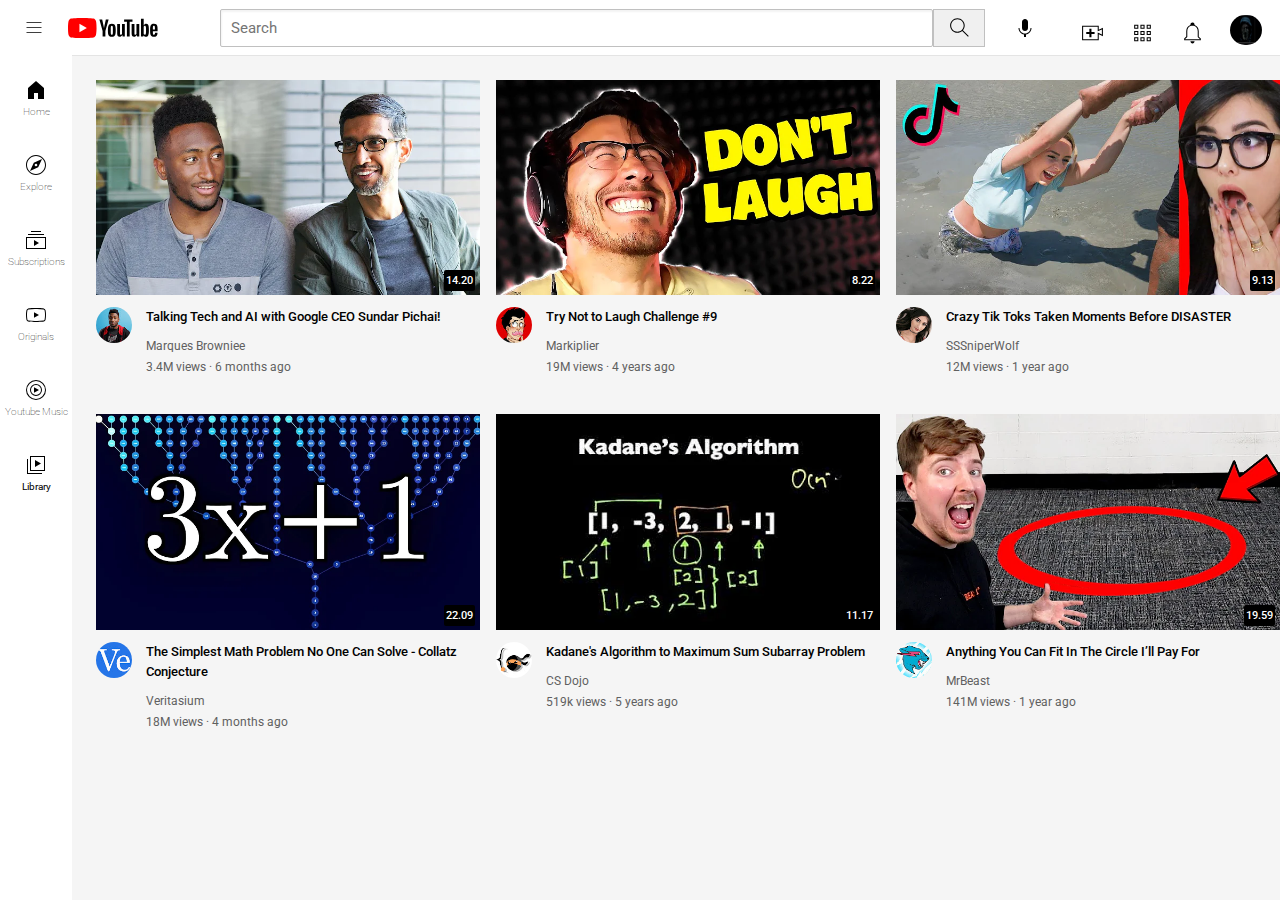
<file: index.html>
<!DOCTYPE html>
<html>
    <head>
<title>Youtube clone</title>
<link rel="preconnect" href="https://fonts.googleapis.com">
<link rel="preconnect" href="https://fonts.gstatic.com" crossorigin>
<link href="https://fonts.googleapis.com/css2?family=Roboto:wght@400;500;700&display=swap" rel="stylesheet">
   <link rel="stylesheet" href="styles youtube/general.css" >
   <link rel="stylesheet" href="styles youtube/video.css" >
   <link rel="stylesheet" href="styles youtube/sidebar.css" >
   <link rel="stylesheet" href="styles youtube/header.css" >
</head>
    <body>
        <div class="header"> 
           
   
            <div class="left-section">
                <img class="hamburger-logo" src="menu/hamburger-menu.svg">
                <img class="youtube-logo"src="menu/youtube-logo.svg">
            </div>
             <div class="middle-section">
                <input class="search-bar"type="text" placeholder="Search">
                <button class="search-button">
                    <img class="search-icon"src="menu/search.svg">
                    <div class="tooltip">Search</div>
                </button>
                <button class="voice-button" >
                    <img class="voice-icon"src="menu/voice-search-icon.svg">
                    <div class="tooltip">Search withyour voice</div>

                </button>
             </div>
            <div class="right-section">
                <div class="upload-icon-container">
                    <img class=
                    "upload-icon" src="menu/upload.svg">
                    <div class="tooltip">Create</div>

                </div>
                <div class="youtubeapps-icon-container">                <img class="youtubeapps-icon" src="menu/youtube-apps.svg">
<div class="tooltip">Youtube apps</div>                </div>
<div class="notifications-icon-container">
    <img class="notifications-icon" src="menu/notifications.svg">
<div class="tooltip">Notifications</div>
</div>

                <img class="mychannel-icon" src="menu/ser.jpg">
            </div> 
        </div>
    <div class="video-grid">
        <div class="video-preview">
            <div class="thumbnail-row">  
                <div class="videotime">14.20</div> 
                <a href="https://www.youtube.com/watch?v=n2RNcPRtAiY"> 
             <img class="thumbnail" src="thumbnail/thumbnail-1.webp" >
            </a>         

                
            </div>
            <div class="video-info-grid">
                <div class="channel-pic">
                    <img class="profile-pic"src="channel-pictures/channel-1.jpeg">
            </div>
                <div class="video-info">
                    <p class="video-title">Talking  Tech and AI with Google CEO Sundar Pichai!</p>
                    <p class="video-author">Marques Browniee</p>
                    <p class="video-stats">3.4M views &#183 6 months ago</p>
                </div>
            </div>
        </div>
        <div class="sidebarr">
            <div class="sidebar-link">
                <img src="iconsleft/home.svg">
                <div>Home</div>
            </div>
            <div class="sidebar-link">                <img src="iconsleft/explore.svg">
                <div>Explore</div>
            </div>
            <div class="sidebar-link">                <img src="iconsleft/subscriptions.svg">
                <div>Subscriptions</div>
            </div>
            <div class="sidebar-link">                <img src="iconsleft/originals.svg">
                <div>Originals</div>
            </div>
            <div class="sidebar-link">                <img src="iconsleft/youtube-music.svg">
                <div>Youtube Music</div>
            </div>
            <div class="sidebar-link" style="font-family: Roboto,Arial;font-size: 10px;">                <img src="iconsleft/library.svg">
Library            </div>
        </div>
        <div class="video-preview">
            <div class="thumbnail-row">  
                <div class="videotime">8.22</div>   
                <a href="https://www.youtube.com/watch?v=mP0RAo9SKZk">        <img class="thumbnail" src="thumbnail/thumbnail-2.webp"></a>  
        
            </div>
            <div class="video-info-grid">
                <div class="channel-pic">
                    <img class="profile-pic"src="channel-pictures/channel-2.jpeg">
                </div>
                <div class="video-info">
                    <p class="video-title">Try Not to Laugh Challenge #9</p>
                    <p class="video-author">Markiplier</p>
                    <p class="video-stats">19M views &#183 4 years ago</p>
                </div>
            </div>
        </div>
        <div class="video-preview">
            <div class="thumbnail-row"> 
                <div class="videotime">9.13</div>     
                <a href="https://www.youtube.com/watch?v=FgjPQQeTh1w">                <img class="thumbnail" src="thumbnail/thumbnail-3.webp">
                </a>
    
            </div>
            <div class="video-info-grid">
                <div class="channel-pic">
                    <img class="profile-pic"src="channel-pictures/channel-3.jpeg">
                </div>
                <div class="video-info">
                    <p class="video-title">Crazy Tik Toks Taken Moments Before DISASTER</p>
                    <p class="video-author">SSSniperWolf</p>
                    <p class="video-stats">12M views &#183 1 year ago</p>
                </div>
                
            </div>
        </div>
           
        <div class="video-preview">
            <div class="thumbnail-row">      
                <div class="videotime">22.09</div>
                <a href="https://www.youtube.com/watch?v=094y1Z2wpJg">                <img class="thumbnail" src="thumbnail/thumbnail-4.webp">
                </a>
    
            </div>
            <div class="video-info-grid">
                <div class="channel-pic">
                    
                    <img class="profile-pic"src="channel-pictures/channel-4.jpeg">
                </div>
                <div class="video-info">
                    <p class="video-title">
                        The Simplest Math Problem No One Can Solve - Collatz Conjecture</p>
                    <p class="video-author">Veritasium</p>
                    <p class="video-stats">18M views &#183 4 months ago</p>
                </div>
                
            </div>
        </div>
        <div class="video-preview">
            <div class="thumbnail-row">        
                <div class="videotime">11.17</div>     
<a href="https://www.youtube.com/watch?v=86CQq3pKSUw">                <img class="thumbnail" src="thumbnail/thumbnail-5.webp">
</a>
    
            </div>
            <div class="video-info-grid">
                <div class="channel-pic">
                    <img class="profile-pic"src="channel-pictures/channel-5.jpeg">
                </div>
                <div class="video-info">
                    <p class="video-title">
                        Kadane's Algorithm to Maximum Sum Subarray Problem</p>
                    <p class="video-author">CS Dojo</p>
                    <p class="video-stats">519k views &#183 5 years ago</p>
                </div>
                
            </div>
        </div>
        <div class="video-preview">
            <div class="thumbnail-row">   
                <div class="videotime">19.59</div>     
     <a href="https://www.youtube.com/watch?v=yXWw0_UfSFg">                <img class="thumbnail" src="thumbnail/thumbnail-6.webp">
     </a>
            </div>
            <div class="video-info-grid">
                <div class="channel-pic">
                    <img class="profile-pic"src="channel-pictures/channel-6.jpeg">
                </div>
                <div class="video-info">
                    <p class="video-title">
                        Anything You Can Fit In The Circle I’ll Pay For</p>
                    <p class="video-author">MrBeast</p>
                    <p class="video-stats">141M views &#183 1 year ago</p>
                </div>
                
            </div>
        </div>
    </div>
</body>
    
</html>
</file>
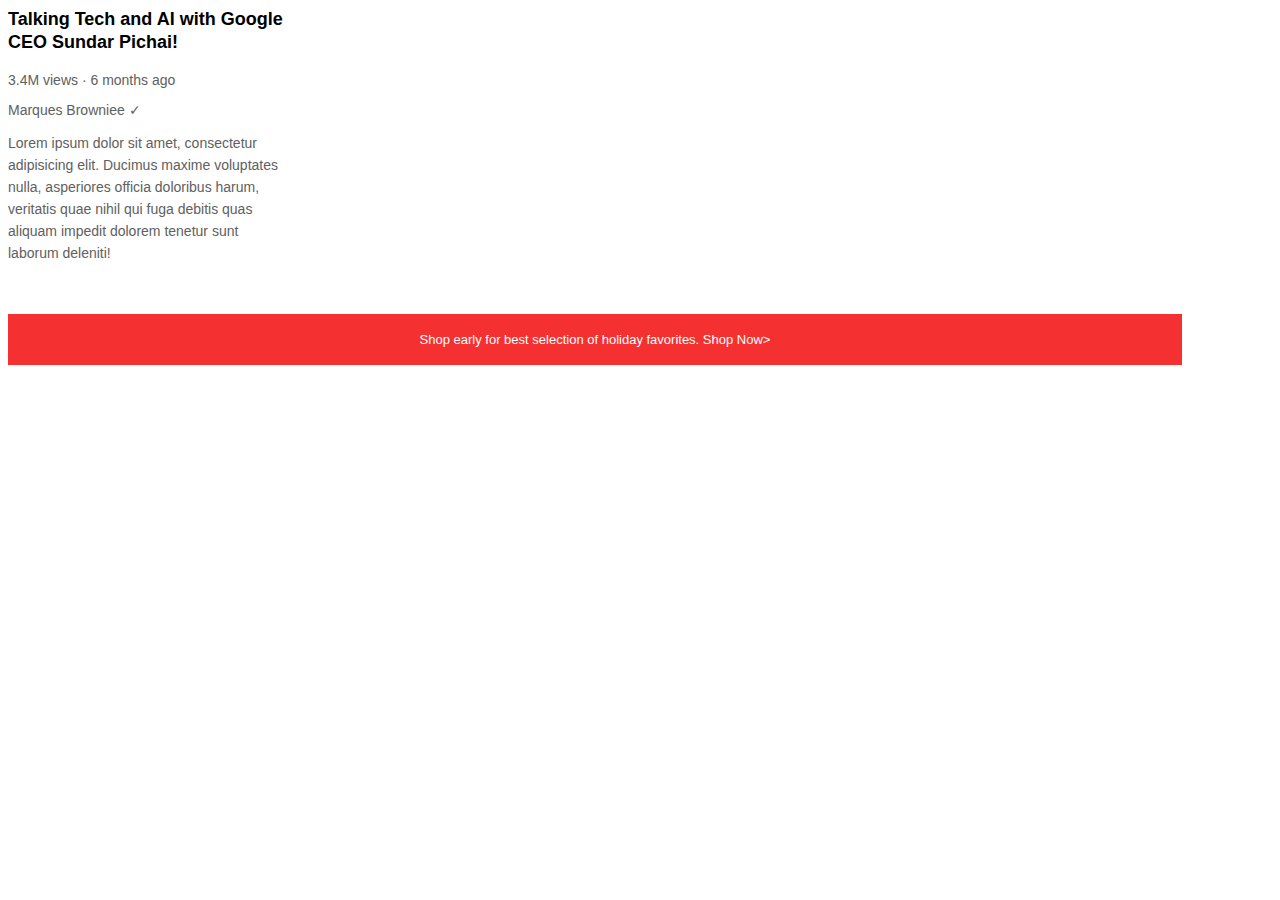
<file: 5-textstyles.html>
<!DOCTYPE html>
<html> 
    <head> 
        <title>TEXT PRACTICE</title>
        <link rel="stylesheet" href="5-textstyles.css">
</head>
    <body>
        
<p class="video-title">Talking  Tech and AI with Google CEO Sundar Pichai!</p>
<p class="video-stats">3.4M views &#183 6 months ago</p>
 <p class="video-author">Marques Browniee &#10003</p>
 <p class="video-content">Lorem ipsum dolor sit amet, consectetur adipisicing elit. Ducimus maxime voluptates nulla, asperiores officia doloribus harum, veritatis quae nihil qui fuga debitis quas aliquam impedit dolorem tenetur sunt laborum deleniti!</p>
 <p class="apple-text">Shop early for best selection of holiday favorites. <span class="span-text">Shop Now></span></p>

    </body>
</html>
</file>
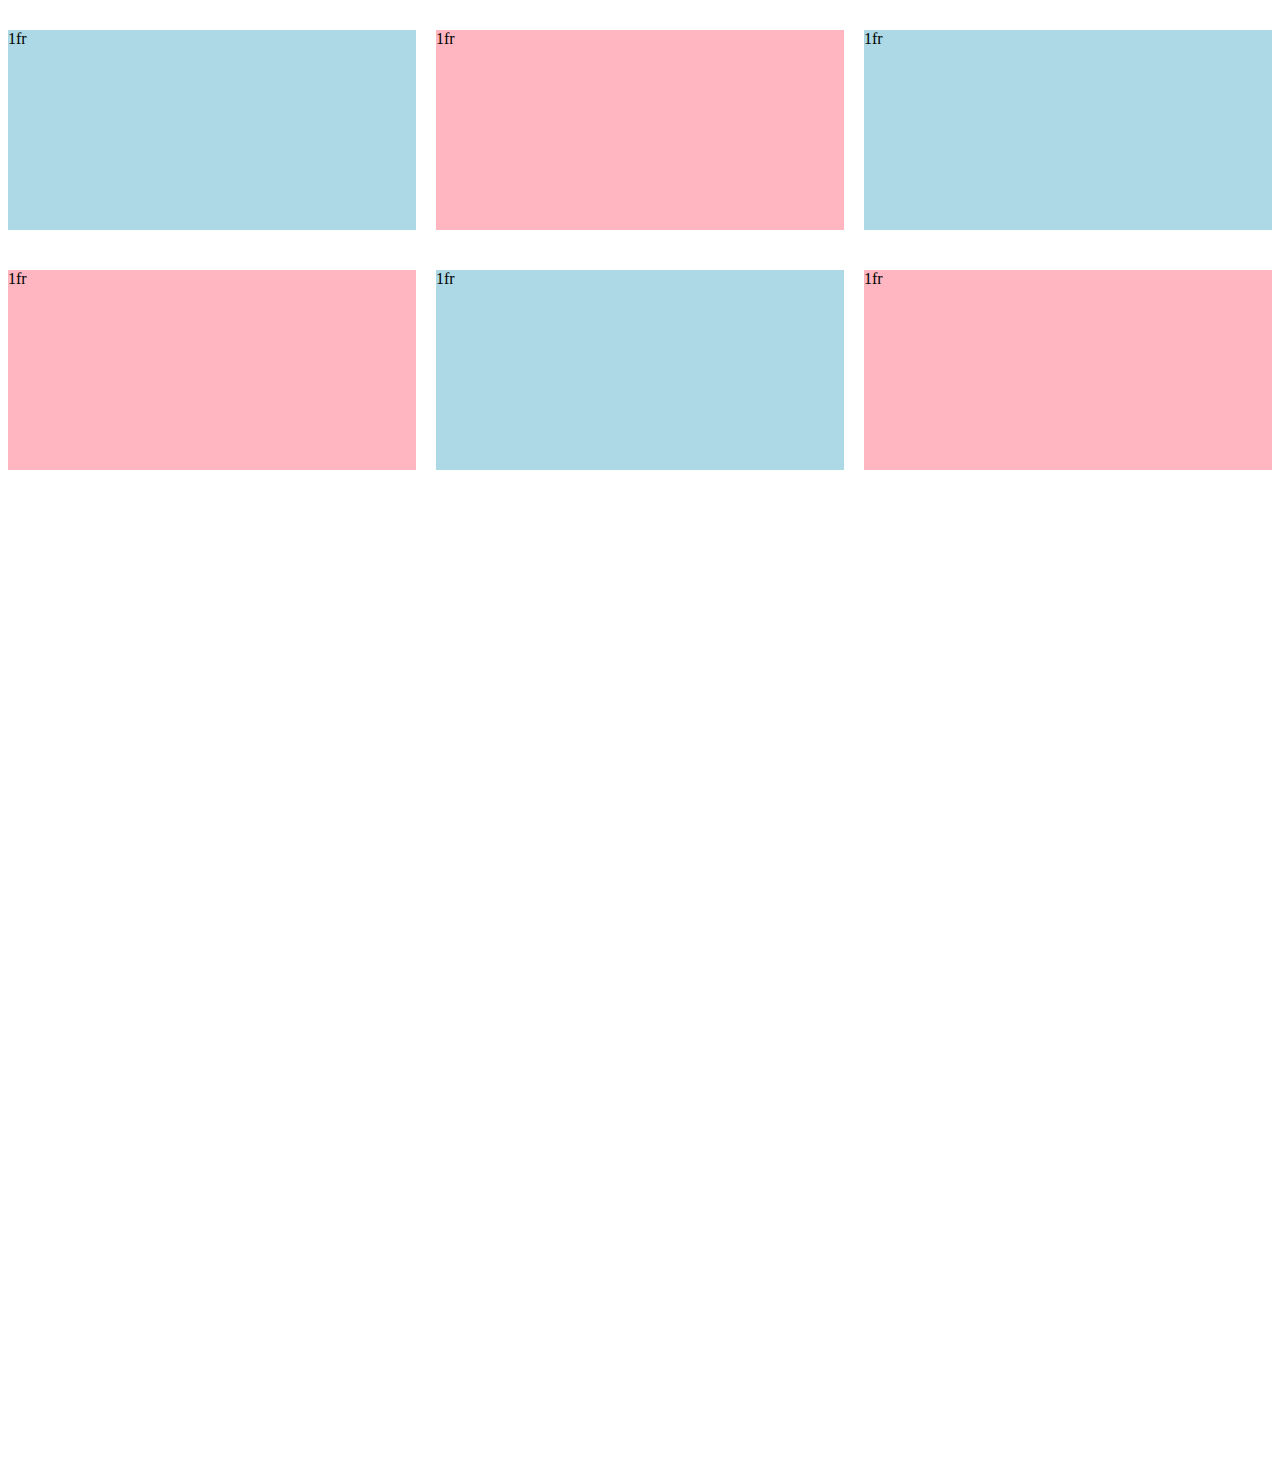
<file: 6-grid.html>
<!DOCTYPE html>
<hmtl>
    <head>
        <title>CSS GRID PRACTICE</title>
    </head>
    <body style="padding-bottom: 1000px;">
        <div style="
        margin-top: 30px;
            display: grid;
            grid-template-columns: 1fr 1fr 1fr;
            column-gap: 20px;
            row-gap: 40px;
           ">
            <div style="            height:200px;
            background-color: lightblue;">1fr</div>
            <div style="            height:200px;
            background-color: lightpink;">1fr</div>
            <div style="            height:200px;
            background-color: lightblue;">1fr</div>
            <div style="            height:200px;
            background-color: lightpink;">1fr</div>
            <div style="            height:200px;
            background-color: lightblue;">1fr</div>
            <div style="            height:200px;
            background-color: lightpink">1fr</div>
        </div>
    </body>
</hmtl>
</file>
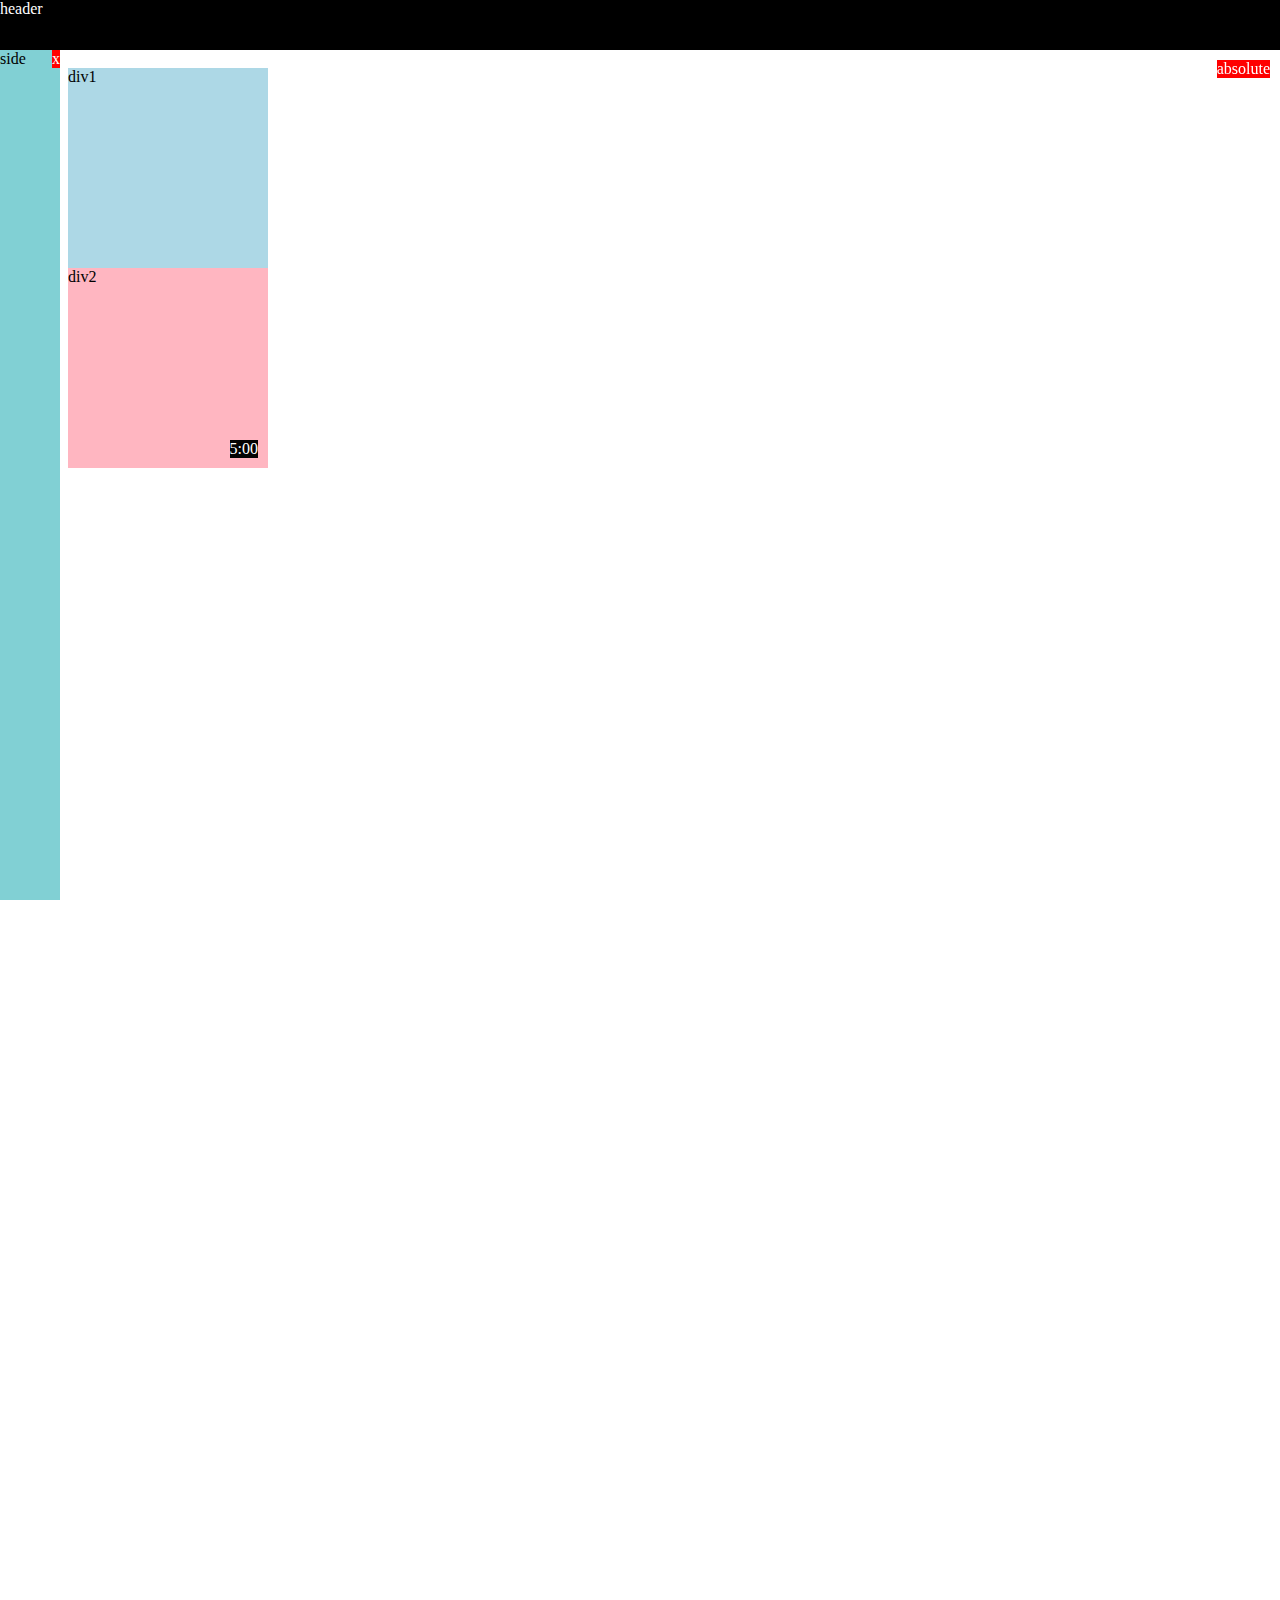
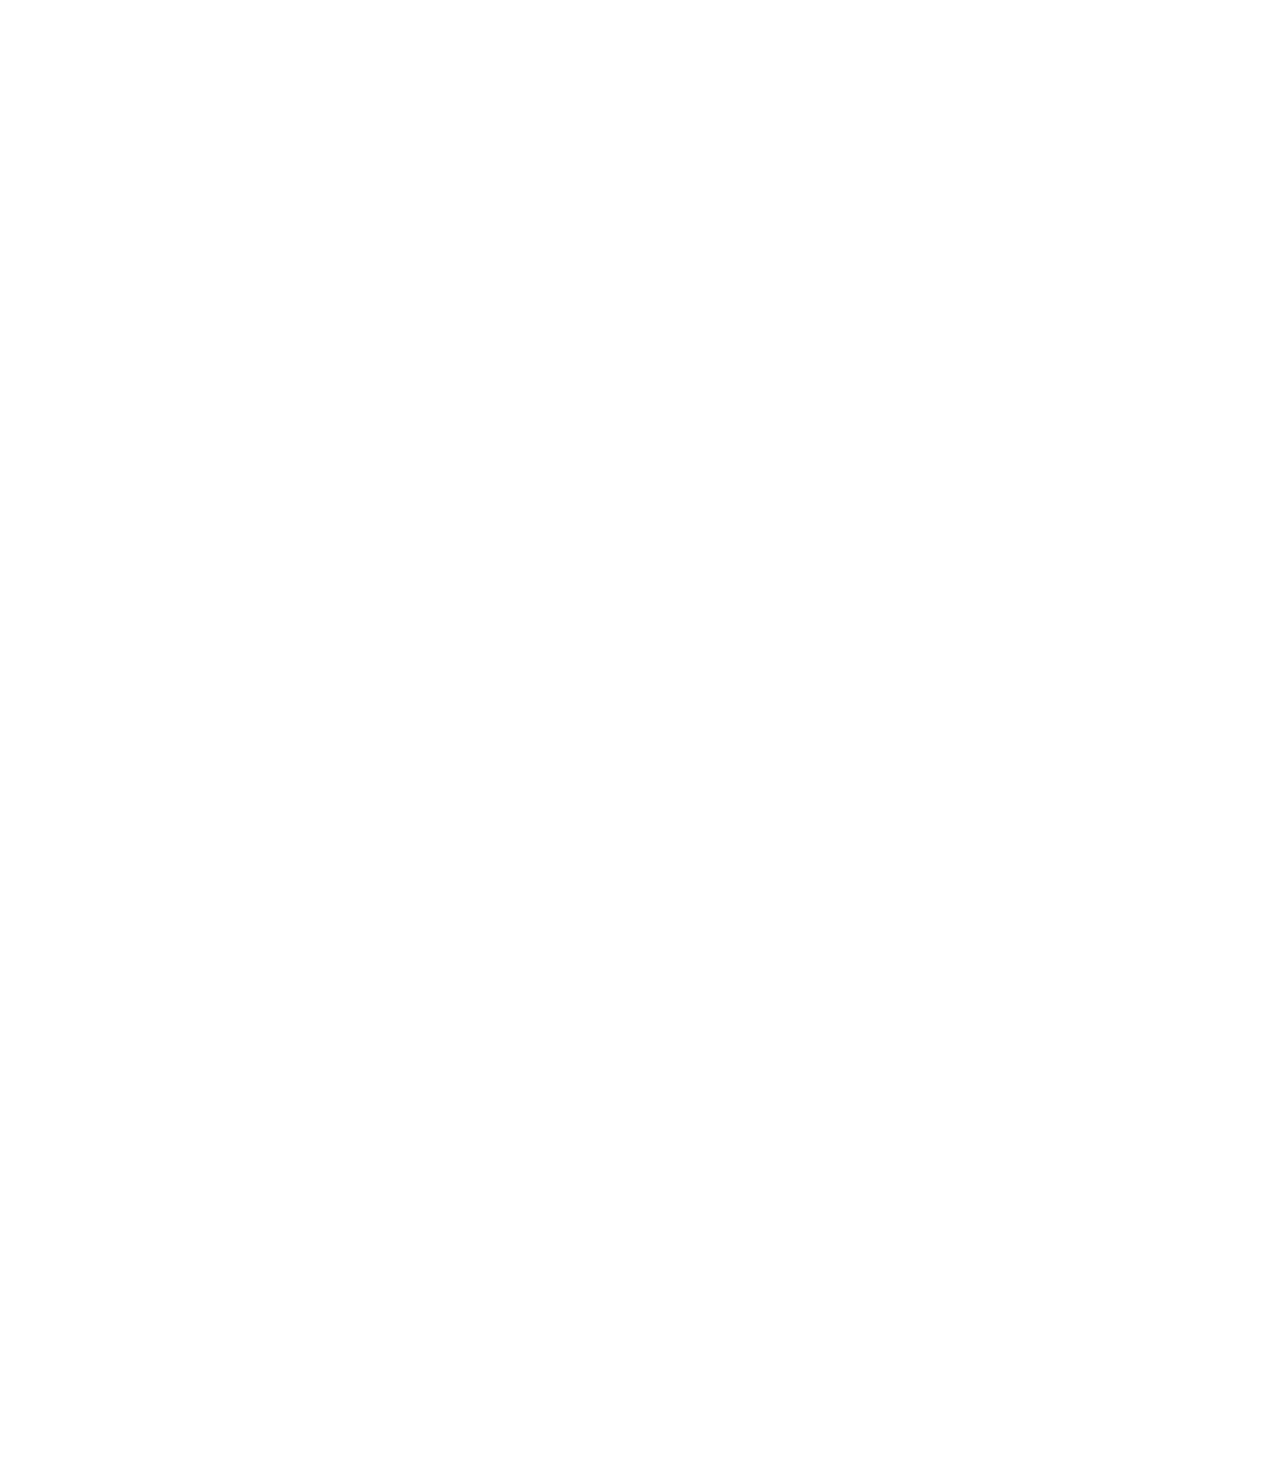
<file: 7-css position.html>
<!DOCTYPE html>
<html>
    <head>
      <title>CSS Position</title>  
    </head>
    <body style="height:3000px;
    padding-top:60px;padding-left: 60px;">
      <div style="
        background-color: black;
        color: white;
        position:fixed;
        bottom: 100px;
        top: 0;
        left: 0;
        height: 50px;
        width:10;
        right:0;
        "> header

      </div>
      <div style="left: 0;bottom:0;top:50px ;width: 60px; background-color: rgb(129, 208, 212);
      position:fixed;">side
            <div style="position: absolute;background-color: red;color:white;top:0px;right:0px;">
             x
            </div></div>
      <div style="position: absolute;background-color: red;color:white;top:60px;right:10px;">
        absolute
      </div>

<div style="
  background-color: lightblue;
  height:200px;
  width:200px;
  position:static;"
  >div1
</div>
<div style="
  background-color: lightpink;
  height:200px;
  width:200px;
  position:relative;"
  >div2
  <div style="position: absolute;background-color: rgb(3, 3, 3);color:white;right:10px;bottom:10px;">
    5:00
  </div>
</div>
    </body>
</html>
</file>
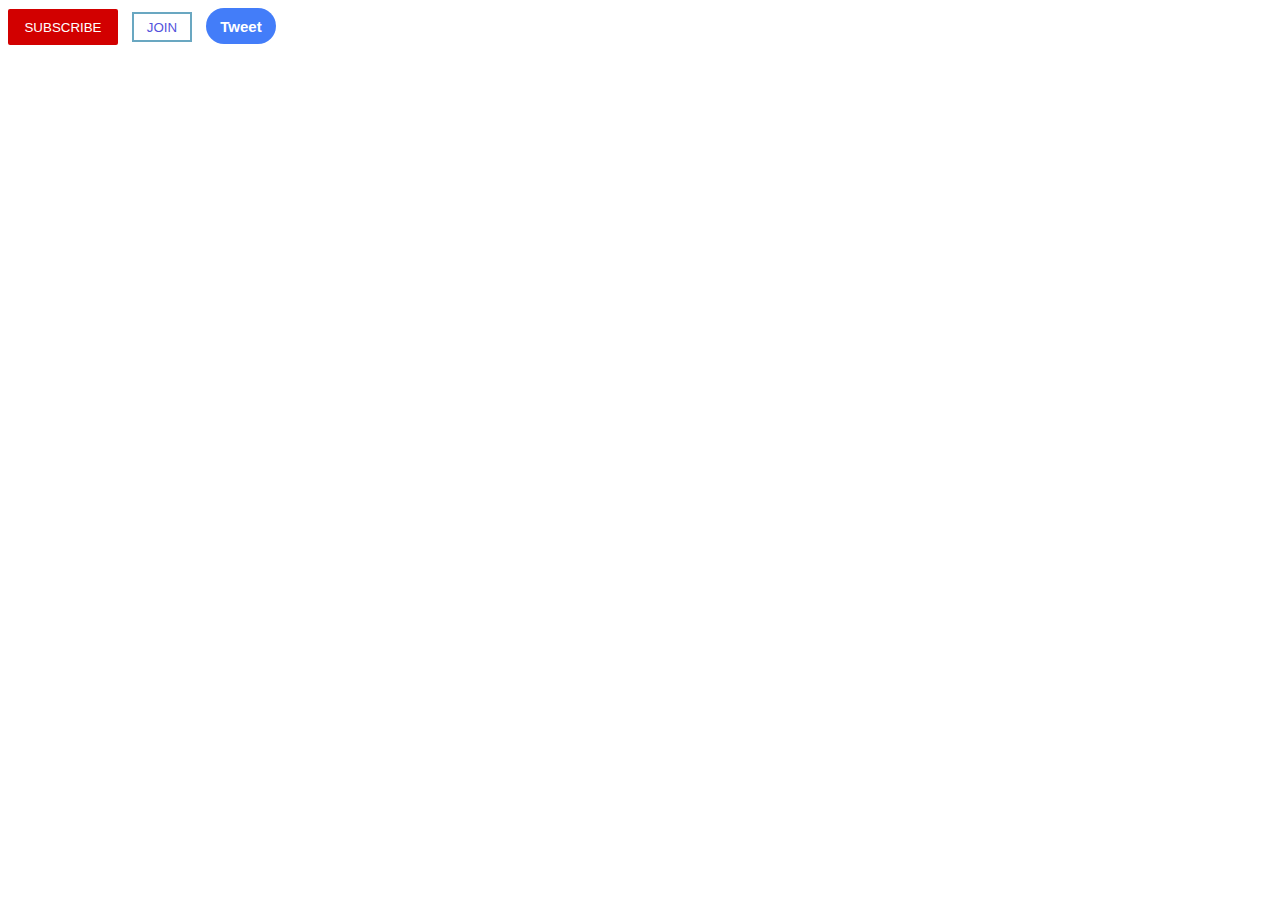
<file: buttons.html>
<!DOCTYPE html>
<html>
    <head>
        <title>Button</title>
         <link rel="stylesheet" href="buttons.css">
    </head>
    <body>
        <button class="subscribe-button">SUBSCRIBE</button>
        <button class="join-button">JOIN</button>
        <button class="tweet-button">Tweet</button>        
    </body>
</html>
</file>
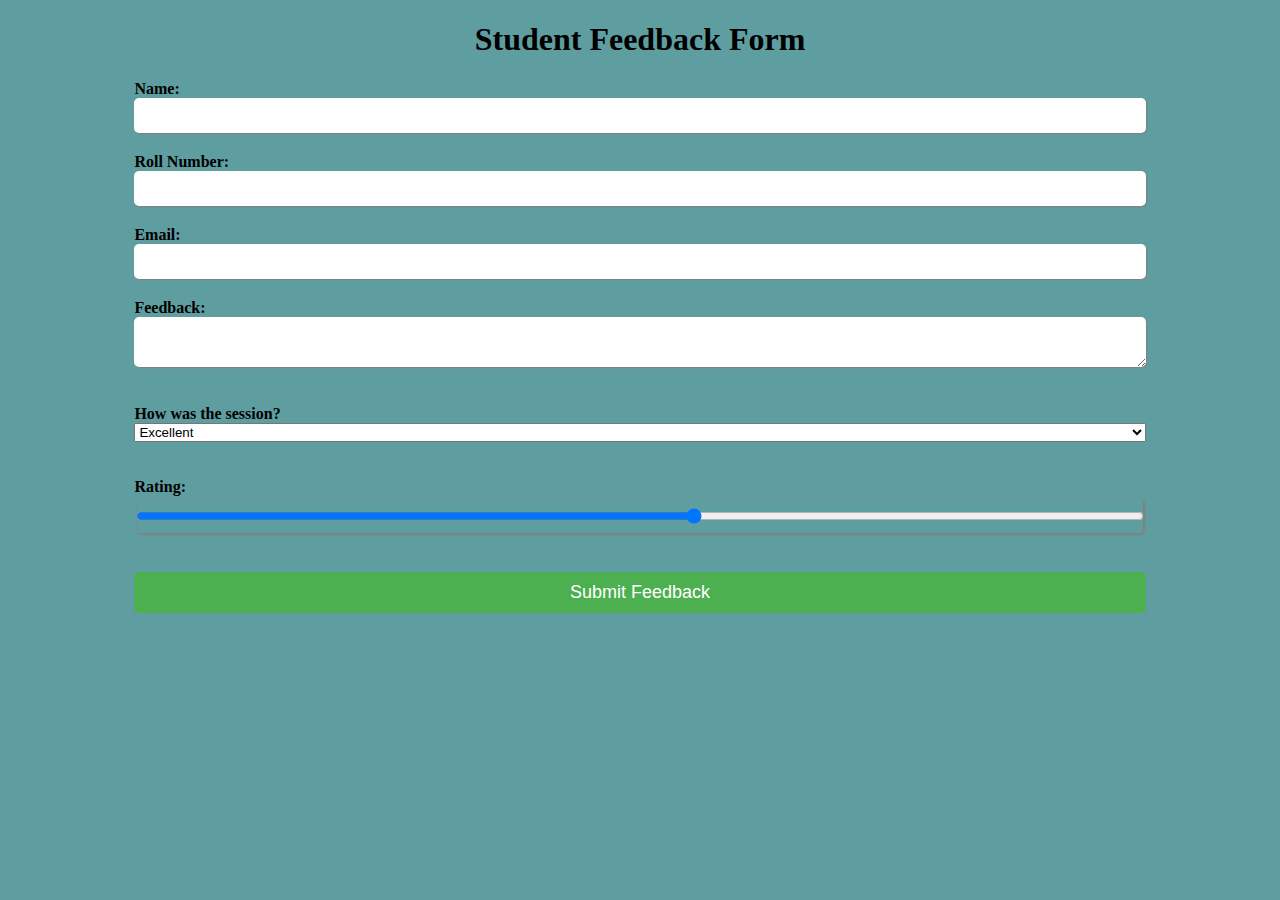
<file: feedbackform.html>
<!DOCTYPE html>
<html>
<head>
	<title>Student Feedback Form</title>
<style>
    .container {
        width: 80%;
        margin: 0 auto;
      }
      
      h1 {
        text-align: center;
      }
      
      form {
        display: flex;
        flex-direction: column;
      }
      
      label {
        font-weight: bold;
      }
      
      input, textarea {
        padding: 10px;
        margin-bottom: 20px;
        border-radius: 5px;
        border: none;
        box-shadow: 1px 1px 2px grey;
      }
      
      button[type="submit"] {
        padding: 10px;
        border: none;
        border-radius: 5px;
        background-color: #4CAF50;
        color: white;
        font-size: 18px;
        cursor: pointer;
      }
      
      button[type="submit"]:hover {
        background-color: #2E8B57;
      }
    </style>
      </head>
<body style="background-color: cadetblue;">
	<div class="container">
		<h1>Student Feedback Form</h1>
		<form action="#" method="POST">
			<label for="name">Name:</label>
			<input type="text" id="name" name="name" required>

			<label for="roll">Roll Number:</label>
			<input type="text" id="roll" name="roll" required>

			<label for="email">Email:</label>
			<input type="email" id="email" name="email" required>

			<label for="feedback">Feedback:</label>
			<textarea id="feedback" name="feedback" required></textarea>
<br>
			<label for="session">How was the session?</label>
			<select id="session" name="session">
				<option value="excellent">Excellent</option>
				<option value="good">Good</option>
				<option value="fair">Fair</option>
				<option value="poor">Poor</option>
			</select>
<br><br>
			<label for="rating">Rating:</label>
			<input type="range" id="rating" name="rating" min="1" max="10" required>
<br>
			<button type="submit">Submit Feedback</button>
		</form>
	</div>
</body>
</html>
</file>
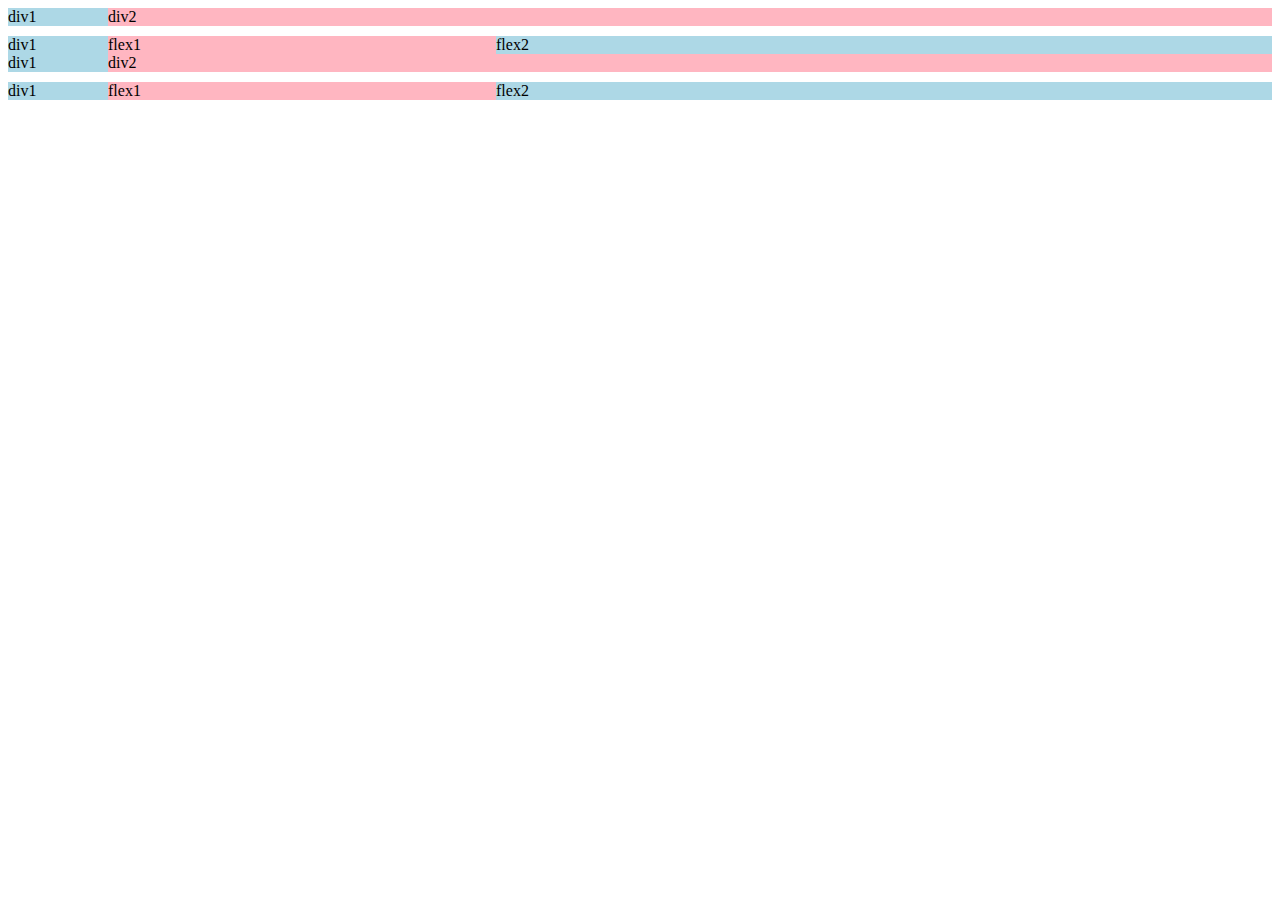
<file: flexbox.html>
<!DOCTYPE html>
<html>
    <head>
<title>FlexboxPractice</title>
    </head>
    <body>
<div style="margin-bottom: 10px;
                    display: flex;
                    flex-direction:row;">
        <div style="background-color: lightblue;width: 100px; ">div1</div>
        <div style="background-color: lightpink;flex:1">div2</div></div>
            <div style="
                    display: flex;
                    flex-direction:row;">
                    
                    <div style="background-color: lightblue;width: 100px;">div1</div>
                    <div style="background-color: lightpink; flex: 1;">flex1</div>
                    <div style="background-color: lightblue; flex: 2;">flex2</div>

</div>
<div style="margin-bottom: 10px;
                    display: flex;
                    flex-direction:row;">
        <div style="background-color: lightblue;width: 100px; ">div1</div>
        <div style="background-color: lightpink;flex:1">div2</div></div>
            <div style="
                    display: flex;
                    flex-direction:row;">
                    
                    <div style="background-color: lightblue;width: 100px;">div1</div>
                    <div style="background-color: lightpink; flex: 1;">flex1</div>
                    <div style="background-color: lightblue; flex: 2;">flex2</div>

</div>

    </body>
</html>
</file>
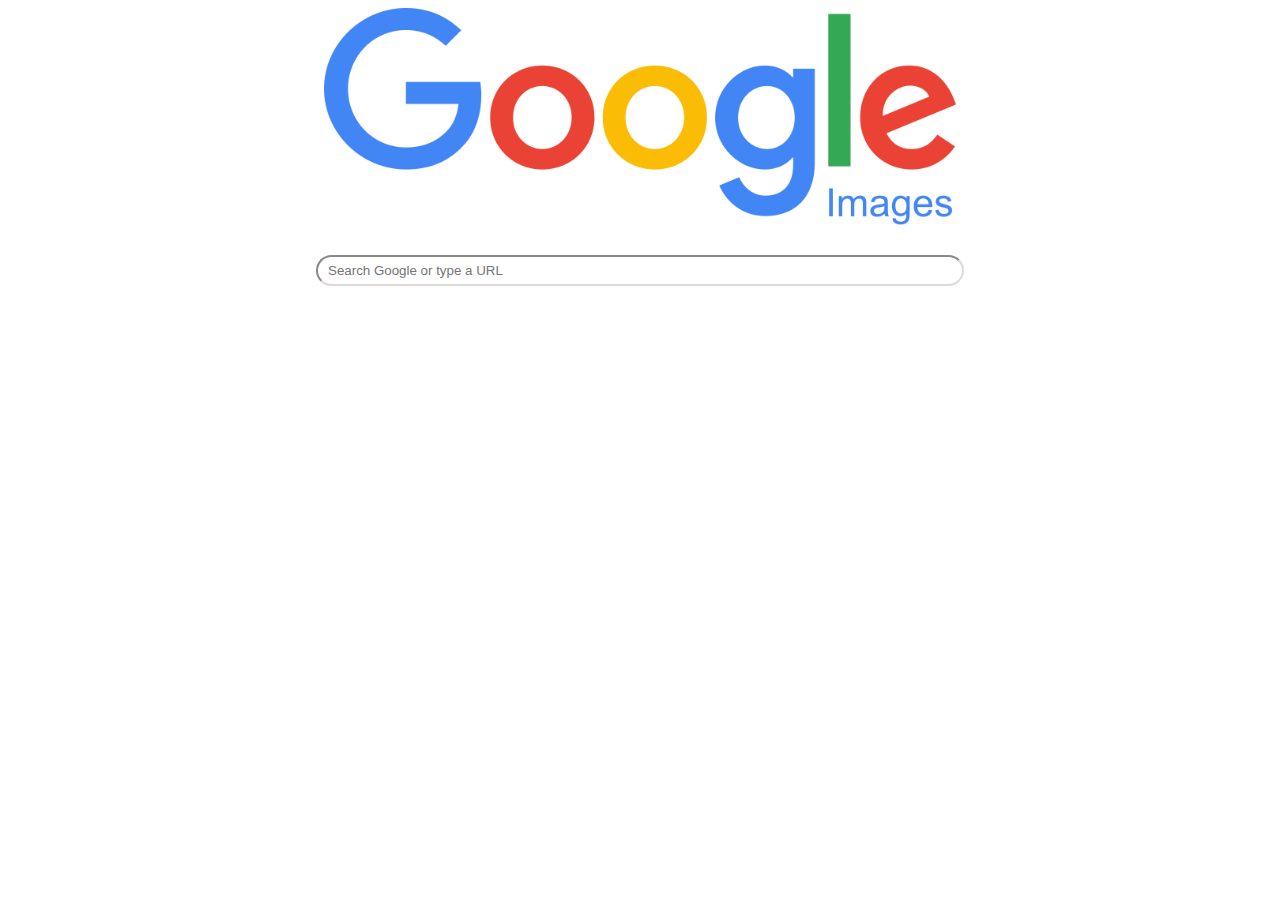
<file: googlelogo.html>
<!DOCTYPE html>
<html>

    <head>
        <title>Google</title>
        <style>
            .center {
  display: block;
  margin-left: auto;
  margin-right: auto;
  width: 50%;
}
.centerr {
    margin-top: 30px;
  display: block;
  margin-left: auto;
  margin-right: auto;
width: 50%;
color: grey;
background-color: transparent;
height: 25px;
border-radius: 30px;
border-color:rgb(223, 218, 218);
padding-left:10px ;
}


            .but{
                background-color: transparent;
                color: grey;
            }
        </style>
    </head>
    <body>
        <img class="center"src="Google_Images_2015_logo.svg.webp">
        <input class="centerr"type="text" placeholder="Search Google or type a URL">

    </body>
    
</html>
</file>
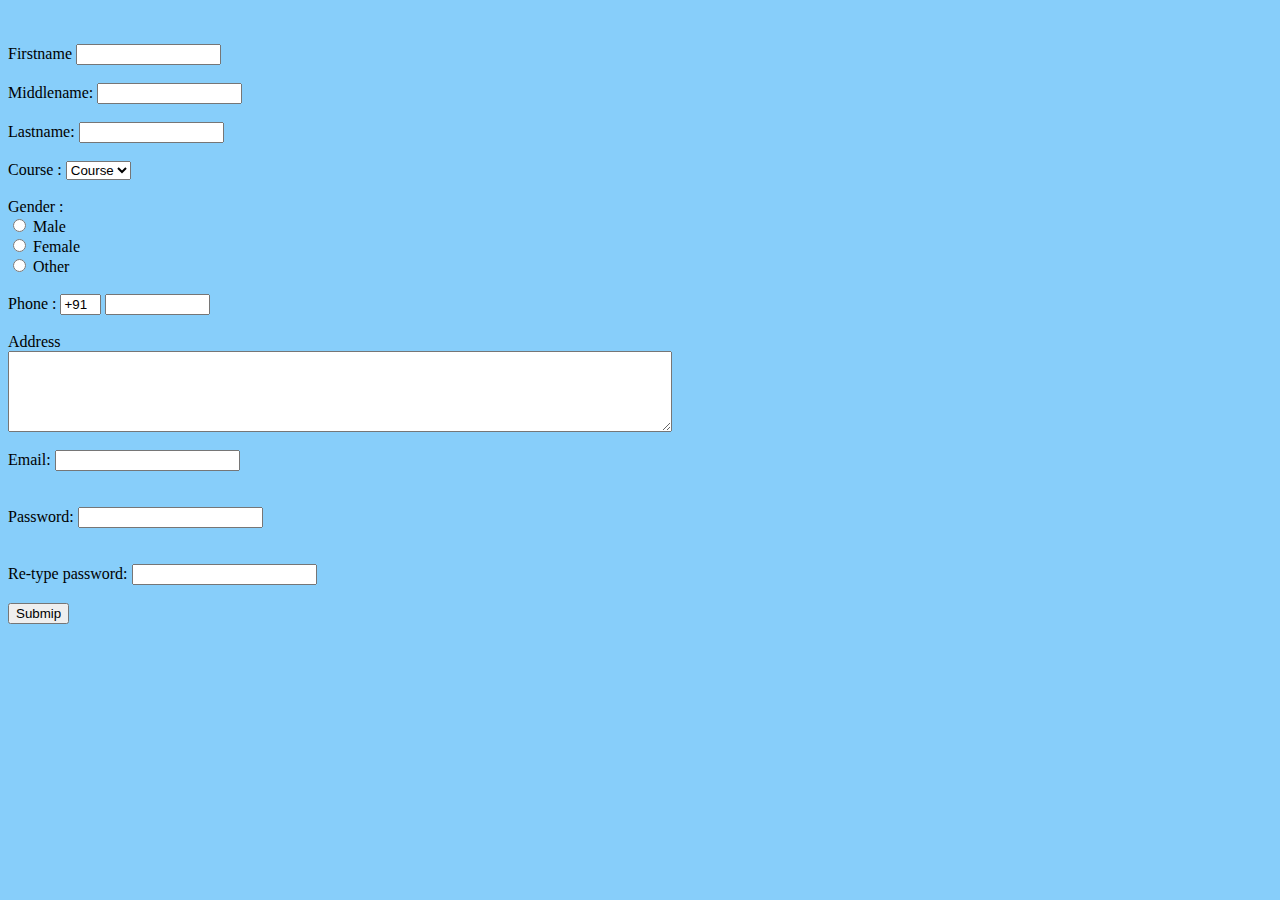
<file: webengg.html>
<Html>  
    <head>   
    <title>  
    Registration Page  
    </title>  
    </head>  
    <body bgcolor="Lightskyblue">  
    <br>  
    <br>  
    <form>  
      
    <label> Firstname </label>         
    <input type="text" size="15"> <br> <br>  
    <label> Middlename: </label>     
    <input type="text" name="middlename" size="15"> <br> <br>  
    <label> Lastname: </label>         
    <input type="text" name="lastname" size="15"> <br> <br>  
      
    <label>   
    Course :  
    </label>   
    <select>  
    <option >Course</option>  
    <option >BCA</option>  
    <option >BBA</option>  
    <option value="B.Tech">B.Tech</option>  
    <option value="MBA">MBA</option>  
    <option value="MCA">MCA</option>  
    <option value="M.Tech">M.Tech</option>  
    </select>  
      
    <br>  
    <br>  
    <label>   
    Gender :  
    </label><br>  
    <input type="radio" name="male"/> Male <br>  
    <input type="radio" name="female"/> Female <br>  
    <input type="radio" name="other"/> Other  
    <br>  
    <br>  
      
    <label>   
    Phone :  
    </label>  
    <input type="text" name="country code"  value="+91" size="2"/>   
    <input type="text" name="phone" size="10"/> <br> <br>  
    Address  
    <br>  
    <textarea cols="80" rows="5" value="address">  
    </textarea>  
    <br> <br>  
    Email:  
    <input type="email"  name="email"/> <br>    
    <br> <br>  
    Password:  
    <input type="Password" id="pass" name="pass"> <br>   
    <br> <br>  
    Re-type password:  
    <input type="Password" id="repass" name="repass"> <br> <br>  
    <input type="button" value="Submip">  
    </form>  
    </body>  
    </html>
</file>
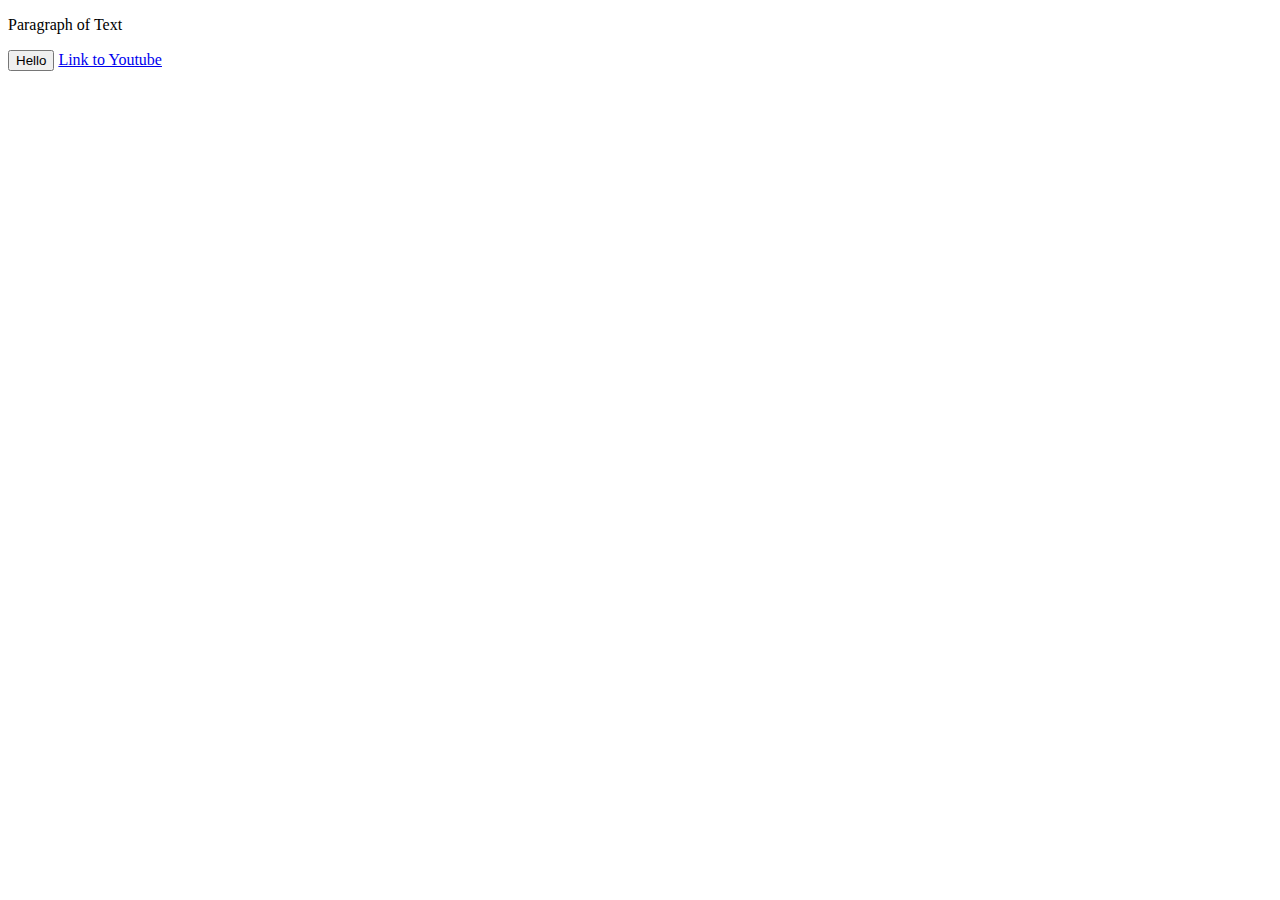
<file: website.html>
<!DOCTYPE html>
<html>
    <head>
<title>First Website</title>
    </head>
    <body>
        <p>Paragraph of Text</p>
        <button>Hello</button>
        <a href="https://www.youtube.com/" target="_blank">Link to Youtube</a>
    </body>
</html>
</file>
<file: styles youtube/general.css>
body{
    margin:0;
    padding-top: 80px;
    padding-left: 96px;
    background-color: rgb(245, 245, 245);
 }
    p{
        font-family: Roboto, Arial;
        margin-top: 0px;
        margin-bottom: 0px;
    }
</file>
<file: styles youtube/video.css>
.thumbnail{
    width:100%;
display: inline-block;
}
.video-title{
margin-top: 0%;
line-height: 20px;
font-size: 13px;
font-weight: 500 ;
margin-bottom: 12px;
}

.video-stats{
font-family: 400;
font-size:12px;
color: rgb(96, 96, 96);
margin-top: 7px;
}
.video-author{
margin-bottom: 4px; 
font-family: 400;
font-size:12px;
color: rgb(96, 96, 96); 
}
.video-info-grid{
display: grid;
grid-template-columns: 50px 1fr;
}


.profile-pic{
width: 36px;
border-radius: 50px;
}
.thumbnail-row{
margin-bottom: 8px;
position: relative;

}
.video-grid{
display: grid;
column-gap: 16px;
row-gap: 40px;
grid-template-columns: 1fr 1fr 1fr;
}
.videotime{
    background-color: black;
    position: absolute;
    color: white;
    bottom: 8px;right: 5px;
    font-family:Roboto,Arial;
    font-size: 11px;
    font-weight: 500;
    padding-left: 2px;
    padding-top: 4px;
    padding-right: 2px;
    padding-bottom: 4px;
    border-radius: 2px;
}
</file>
<file: styles youtube/sidebar.css>
.sidebarr{
    position: fixed;
    left:0;
    bottom: 0;
    top: 55px;
    background-color: white;
    width: 72px;
    z-index: 200;
    padding-top: 5px;

}
.sidebar-link{
height: 74px;
margin-bottom: 1px;
display: flex;
justify-content: center;
align-items: center;
flex-direction: column;
cursor: pointer;
}
.sidebar-link:hover{
    background-color: rgb(235,235,235);
}
.sidebar-link img{
height: 24px;
margin-bottom: 4px;

}
.sidebar-link div{
    font-family: Roboto,Arial;
    font-size: 10px;
    font-weight: 100;
}
</file>
<file: styles youtube/header.css>
.header{
    height: 55px;
    display: flex;
    flex-direction: row;
justify-content: space-between;
position: fixed;
top:0;
left: 0;
right: 0;
background-color: white;
border-bottom-width: 1px;
border-bottom-style:solid;
border-bottom-color:rgb(228,228,228);
}
.left-section{
    width: 150px;
    display: flex;
    align-items: center;
}
.hamburger-logo{
    height: 20px;
margin-left: 24px;
margin-right: 24px;
}
.youtube-logo{
    height:20px;
}
.middle-section{
    flex: 1; 
margin-left: 70px;
display: flex;
margin-right: 35px;
max-width: 5000px;
align-items: center;
}
.search-bar{
    flex: 1;
    height: 34px;
    padding-left: 10px;
    font-size: 16px;
    border-width: 1px;
    border-style: solid;
    border-radius: 2px;
    border-color: rgb(192,192,192);
    box-shadow: inset 1px 2px 2px rgba(0,0,0,0.05);
    width:0;
}
.search-bar::placeholder{
    font-family: Roboto,Arial;
    font-size: 15px;    border-color: rgb(192,192,192);

}
.search-button{
    margin-left: 0;
    height: 38px;
    width: 52px;
    margin-right: 20px;
    background-color: rgb(240,240,240);
    border-width: 1px;
    border-style: solid;
    border-color: rgb(192,192,192);
    position: relative;
}

.search-button,.voice-button,.upload-icon-container,.youtubeapps-icon-container,.notifications-icon-container{
    position: relative;display: flex;
    justify-content: center;align-items: center;
}
.search-button .tooltip,.voice-button .tooltip,.upload-icon-container .tooltip,.youtubeapps-icon-container .tooltip,.notifications-icon-container .tooltip{
    position: absolute;
    font-family: Roboto,Arial;
    background-color: gray;
    color: white;
padding-left: 8px;
    padding-top: 4px;
    padding-bottom: 4px;
    padding-right: 8px;
    border-radius: 2px;
    font-size: 12px;
    bottom: -25px;
    opacity: 0;
    transition: opacity 0.15s;
    pointer-events: none;
    white-space:nowrap ;
}
.search-button:hover .tooltip,.voice-button:hover .tooltip,.upload-icon-container:hover .tooltip,.youtubeapps-icon-container:hover .tooltip,.notifications-icon-container:hover .tooltip{
    opacity: 1;
}
.search-icon{
height: 25px;
}
.voice-icon{
    height: 24px;
}
.voice-button{
height: 36px;
width: 40px;
border-color: white;
background-color: white;
border-radius: 20px;
border: none;
}
.right-section{
     width: 200px;
     display: flex;
     flex-shrink: 0;   
}
.upload-icon{
    margin-top: 10px;
    height: 40px;
    width: 25px;
}
.youtubeapps-icon{
    margin-top: 10px;
    margin-left: 25px;
    height: 40px;
    width: 25px;
}
.notifications-icon{
    margin-top: 10px;
    margin-left: 25px;
    height: 40px;
    width: 25px;
}
.mychannel-icon{
        margin-top: 15px;
    margin-left: 25px;
    height: 30px;
    width: 32px;
    border-radius: 20px;
}
</file>
<file: 5-textstyles.css>
p{
        font-family: Arial;
        margin-top: 0;
    }
.video-title{
font-size:  18px;
font-weight: bold;
width:300px;
line-height: 23px;
}
.video-stats{
    font-size: 14px;
    color: rgb(96,96,96);
}
.video-author{
    font-size: 14px;
    color: rgb(96,96,96);
}
.video-content{

    font-size: 14px;
    color: rgb(96,96,96);
    width: 280px;
    line-height: 22px;
}
.apple-text{
margin-bottom: 50px;
margin-top: 50px;
font-size: 13px;
background-color: rgb(245, 48, 48);
color: white;
text-align: center;
padding-top: 18px;
padding-bottom: 18px;
margin-right: 90px;
}
.span-text{
color: white;
}
.span-text:hover{
    text-decoration: underline;
}
</file>
<file: buttons.css>
.subscribe-button {
    background-color: rgb(210, 0, 0);
    color:white;
    border: none;
    height: 36px;
    width:110px;
    border-radius: 2px;
cursor:pointer;
margin-right: 10px;
}
.join-button{
background-color: white;
border-color:rgba(8, 110, 153, 0.607);
color: rgb(82, 82, 220);
border-style: solid;
height: 30px;
width: 60px;
border-radius: 0px;
cursor:pointer;
}
.tweet-button{
background-color: rgb(67, 125, 249);
color:white;
border: none;
border-radius: 18px;
height:36px;
width: 70px;
font-weight: bold;
font-size: 15px;    cursor:pointer;
margin-left: 10px;
}
</file>
